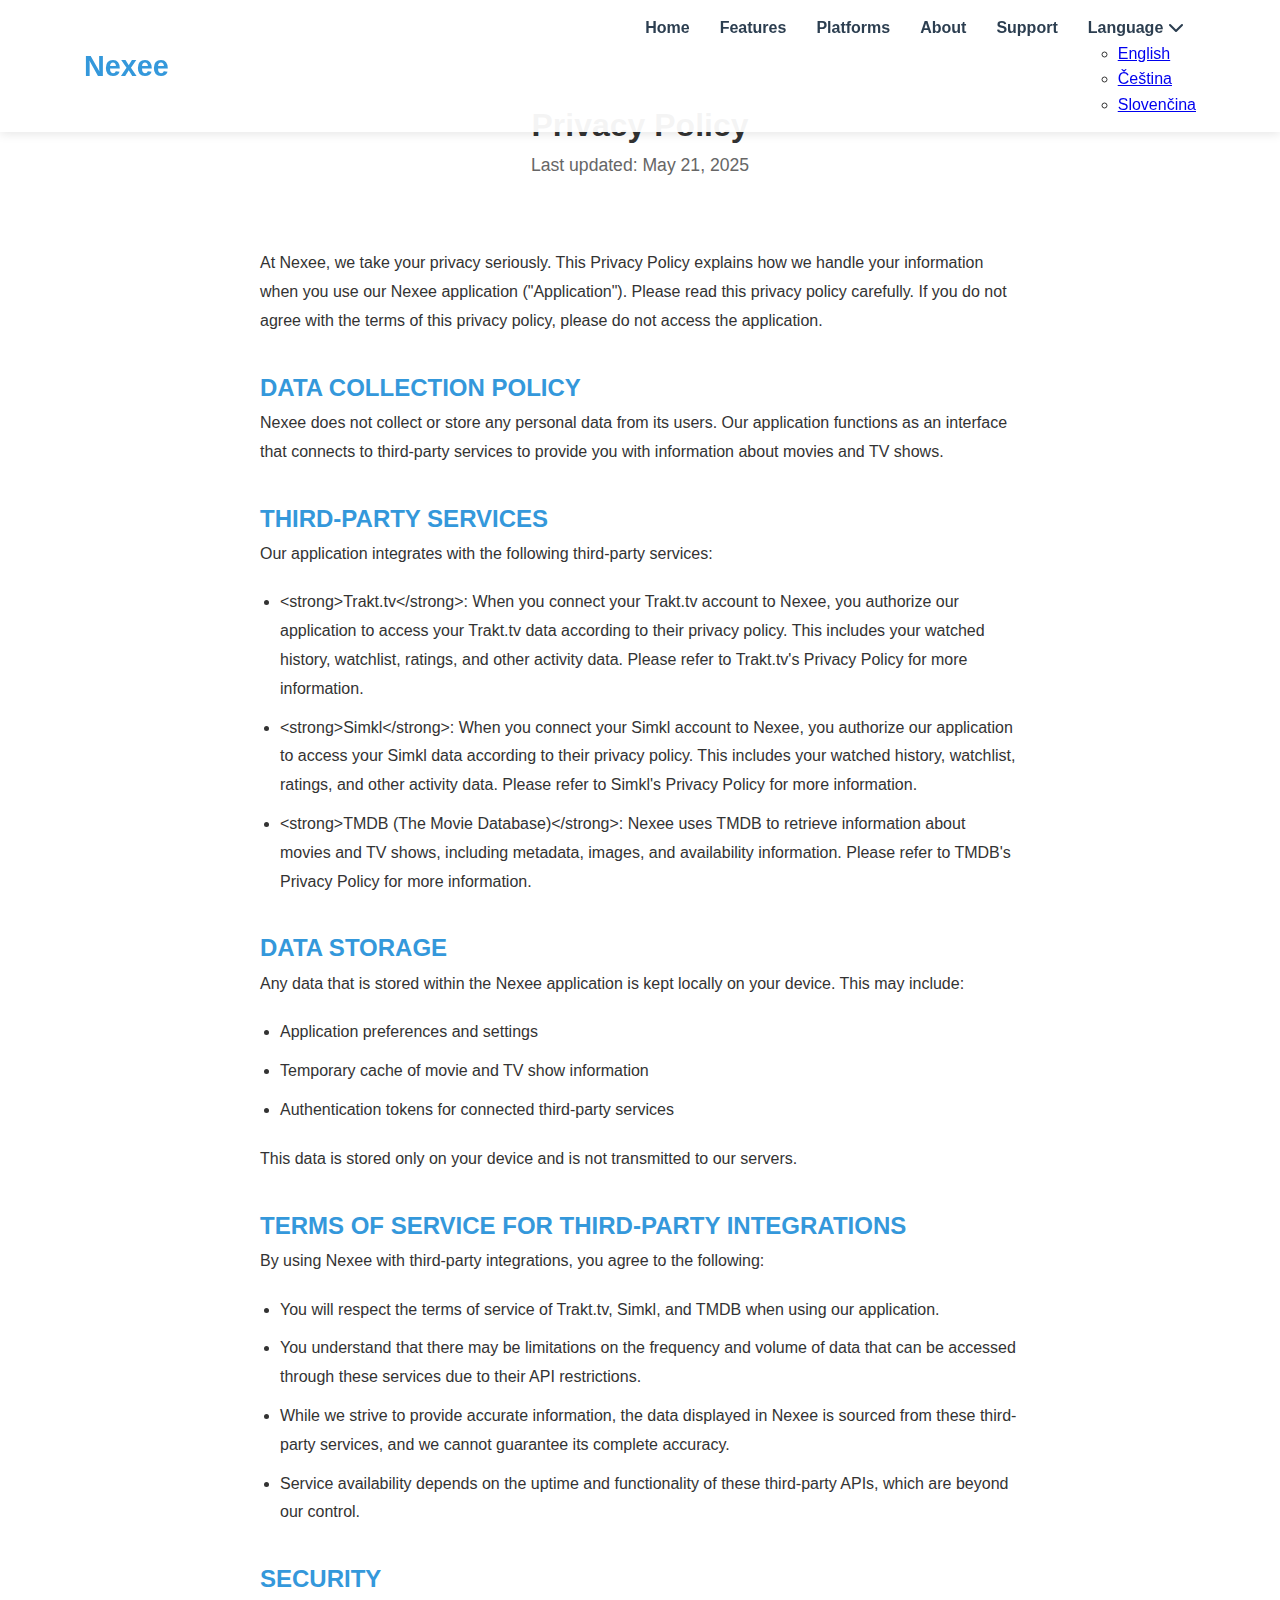
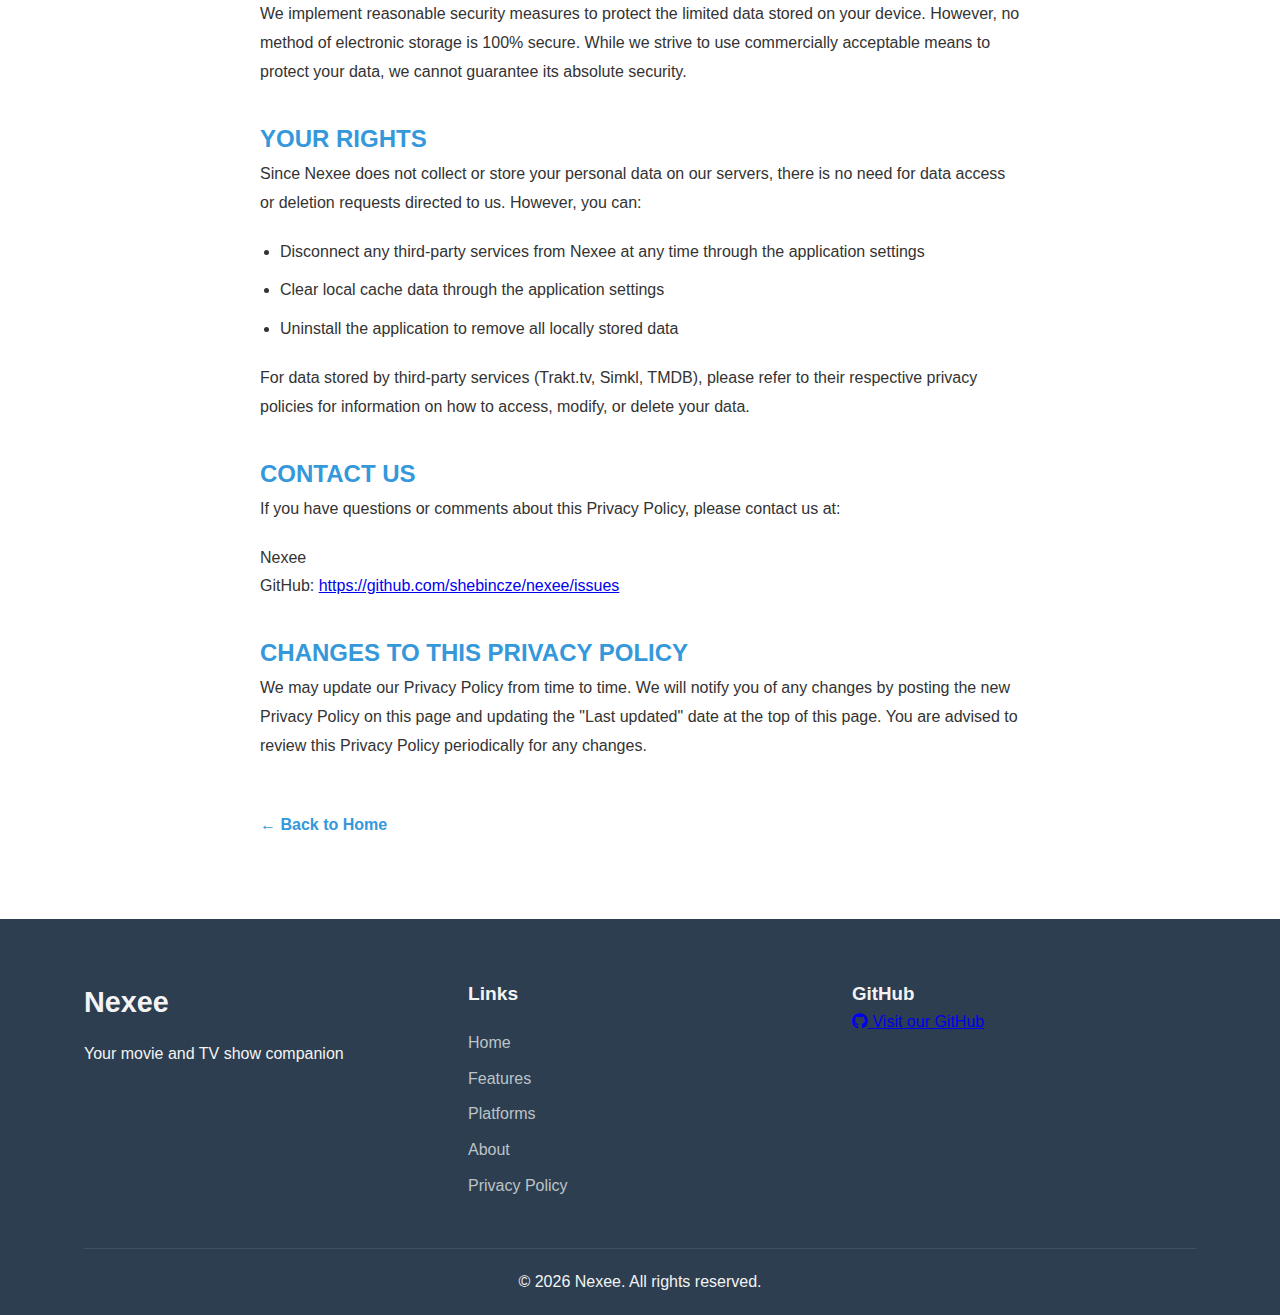
<file: privacy-policy.html>
<!DOCTYPE html>
<html lang="en">
<head>
    <meta charset="UTF-8">
    <meta name="viewport" content="width=device-width, initial-scale=1.0">
    <title>Privacy Policy - Nexee</title>
    <meta name="description" content="Privacy Policy for Nexee, a multi-platform solution for tracking movies and TV shows.">
    <link rel="stylesheet" href="css/styles.css">
    <link rel="stylesheet" href="https://cdnjs.cloudflare.com/ajax/libs/font-awesome/6.4.0/css/all.min.css">
    <style>
        .privacy-content {
            max-width: 800px;
            margin: 0 auto;
            padding: 20px;
            line-height: 1.8;
        }

        .privacy-content h2 {
            margin-top: 30px;
            color: var(--primary-color);
        }

        .privacy-content p {
            margin-bottom: 20px;
        }

        .privacy-content ul {
            margin-bottom: 20px;
            padding-left: 20px;
        }

        .privacy-content li {
            margin-bottom: 10px;
        }

        .privacy-section {
            padding: 100px 0 60px;
            background-color: white;
        }

        .back-link {
            display: inline-block;
            margin-top: 30px;
            color: var(--primary-color);
            text-decoration: none;
            font-weight: 600;
        }

        .back-link:hover {
            text-decoration: underline;
        }
    </style>
</head>
<body>
    <header>
        <nav class="navbar">
            <div class="container">
                <div class="logo">
                    <h1>Nexee</h1>
                </div>
                <div class="menu-toggle" id="mobile-menu">
                    <span class="bar"></span>
                    <span class="bar"></span>
                    <span class="bar"></span>
                </div>
                <ul class="nav-menu">
                    <li><a href="index.html#home" class="nav-link" data-i18n="home">Home</a></li>
                    <li><a href="index.html#features" class="nav-link" data-i18n="features">Features</a></li>
                    <li><a href="index.html#platforms" class="nav-link" data-i18n="platforms">Platforms</a></li>
                    <li><a href="index.html#about" class="nav-link" data-i18n="about">About</a></li>
                    <li><a href="https://github.com/shebincze/nexee/issues" class="nav-link" target="_blank" data-i18n="support">Support</a></li>
                    <li class="language-selector">
                        <a href="#" class="nav-link"><span data-i18n="language">Language</span> <i class="fas fa-chevron-down"></i></a>
                        <ul class="language-dropdown">
                            <li><a href="#" data-lang="en" class="active">English</a></li>
                            <li><a href="#" data-lang="cs">Čeština</a></li>
                            <li><a href="#" data-lang="sk">Slovenčina</a></li>
                        </ul>
                    </li>
                </ul>
            </div>
        </nav>
    </header>

    <section class="privacy-section">
        <div class="container">
            <div class="section-header">
                <h1 data-i18n="privacyTitle">Privacy Policy</h1>
                <p data-i18n="privacyDesc">Last updated: May 21, 2025</p>
            </div>
            <div class="privacy-content">
                <p data-i18n="privacyIntro">
                    At Nexee, we take your privacy seriously. This Privacy Policy explains how we handle your information when you use our Nexee application ("Application"). Please read this privacy policy carefully. If you do not agree with the terms of this privacy policy, please do not access the application.
                </p>

                <h2 data-i18n="dataCollectionTitle">DATA COLLECTION POLICY</h2>
                <p data-i18n="dataCollectionDesc">
                    Nexee does not collect or store any personal data from its users. Our application functions as an interface that connects to third-party services to provide you with information about movies and TV shows.
                </p>

                <h2 data-i18n="thirdPartyTitle">THIRD-PARTY SERVICES</h2>
                <p data-i18n="thirdPartyDesc">
                    Our application integrates with the following third-party services:
                </p>
                <ul>
                    <li data-i18n="traktService">
                        <strong>Trakt.tv</strong>: When you connect your Trakt.tv account to Nexee, you authorize our application to access your Trakt.tv data according to their privacy policy. This includes your watched history, watchlist, ratings, and other activity data. Please refer to <a href="https://trakt.tv/privacy" target="_blank">Trakt.tv's Privacy Policy</a> for more information.
                    </li>
                    <li data-i18n="simklService">
                        <strong>Simkl</strong>: When you connect your Simkl account to Nexee, you authorize our application to access your Simkl data according to their privacy policy. This includes your watched history, watchlist, ratings, and other activity data. Please refer to <a href="https://simkl.com/privacy" target="_blank">Simkl's Privacy Policy</a> for more information.
                    </li>
                    <li data-i18n="tmdbService">
                        <strong>TMDB (The Movie Database)</strong>: Nexee uses TMDB to retrieve information about movies and TV shows, including metadata, images, and availability information. Please refer to <a href="https://www.themoviedb.org/privacy-policy" target="_blank">TMDB's Privacy Policy</a> for more information.
                    </li>
                </ul>

                <h2 data-i18n="dataStorageTitle">DATA STORAGE</h2>
                <p data-i18n="dataStorageDesc">
                    Any data that is stored within the Nexee application is kept locally on your device. This may include:
                </p>
                <ul>
                    <li data-i18n="localPreferences">Application preferences and settings</li>
                    <li data-i18n="localCache">Temporary cache of movie and TV show information</li>
                    <li data-i18n="localAuth">Authentication tokens for connected third-party services</li>
                </ul>
                <p data-i18n="dataStorageNote">
                    This data is stored only on your device and is not transmitted to our servers.
                </p>

                <h2 data-i18n="termsOfServiceTitle">TERMS OF SERVICE FOR THIRD-PARTY INTEGRATIONS</h2>
                <p data-i18n="termsOfServiceDesc">
                    By using Nexee with third-party integrations, you agree to the following:
                </p>
                <ul>
                    <li data-i18n="termsRespect">
                        You will respect the terms of service of Trakt.tv, Simkl, and TMDB when using our application.
                    </li>
                    <li data-i18n="termsApiLimits">
                        You understand that there may be limitations on the frequency and volume of data that can be accessed through these services due to their API restrictions.
                    </li>
                    <li data-i18n="termsAccuracy">
                        While we strive to provide accurate information, the data displayed in Nexee is sourced from these third-party services, and we cannot guarantee its complete accuracy.
                    </li>
                    <li data-i18n="termsAvailability">
                        Service availability depends on the uptime and functionality of these third-party APIs, which are beyond our control.
                    </li>
                </ul>

                <h2 data-i18n="securityTitle">SECURITY</h2>
                <p data-i18n="securityDesc">
                    We implement reasonable security measures to protect the limited data stored on your device. However, no method of electronic storage is 100% secure. While we strive to use commercially acceptable means to protect your data, we cannot guarantee its absolute security.
                </p>

                <h2 data-i18n="yourRightsTitle">YOUR RIGHTS</h2>
                <p data-i18n="yourRightsDesc">
                    Since Nexee does not collect or store your personal data on our servers, there is no need for data access or deletion requests directed to us. However, you can:
                </p>
                <ul>
                    <li data-i18n="rightsDisconnect">Disconnect any third-party services from Nexee at any time through the application settings</li>
                    <li data-i18n="rightsClearCache">Clear local cache data through the application settings</li>
                    <li data-i18n="rightsUninstall">Uninstall the application to remove all locally stored data</li>
                </ul>
                <p data-i18n="yourRightsNote">
                    For data stored by third-party services (Trakt.tv, Simkl, TMDB), please refer to their respective privacy policies for information on how to access, modify, or delete your data.
                </p>

                <h2 data-i18n="contactTitle">CONTACT US</h2>
                <p data-i18n="contactDesc">
                    If you have questions or comments about this Privacy Policy, please contact us at:
                </p>
                <p>
                    Nexee<br>
                    GitHub: <a href="https://github.com/shebincze/nexee/issues" target="_blank">https://github.com/shebincze/nexee/issues</a>
                </p>

                <h2 data-i18n="changesTitle">CHANGES TO THIS PRIVACY POLICY</h2>
                <p data-i18n="changesDesc">
                    We may update our Privacy Policy from time to time. We will notify you of any changes by posting the new Privacy Policy on this page and updating the "Last updated" date at the top of this page. You are advised to review this Privacy Policy periodically for any changes.
                </p>

                <a href="index.html" class="back-link" data-i18n="backToHome">← Back to Home</a>
            </div>
        </div>
    </section>

    <footer class="footer">
        <div class="container">
            <div class="footer-content">
                <div class="footer-logo">
                    <h2>Nexee</h2>
                    <p data-i18n="footerDesc">Your movie and TV show companion</p>
                </div>
                <div class="footer-links">
                    <h3 data-i18n="links">Links</h3>
                    <ul>
                        <li><a href="index.html#home" data-i18n="home">Home</a></li>
                        <li><a href="index.html#features" data-i18n="features">Features</a></li>
                        <li><a href="index.html#platforms" data-i18n="platforms">Platforms</a></li>
                        <li><a href="index.html#about" data-i18n="about">About</a></li>
                        <li><a href="privacy-policy.html" data-i18n="privacy">Privacy Policy</a></li>
                    </ul>
                </div>
                <div class="footer-github">
                    <h3 data-i18n="github">GitHub</h3>
                    <p>
                        <a href="https://github.com/shebincze/nexee" target="_blank">
                            <i class="fab fa-github"></i> <span data-i18n="visitGithub">Visit our GitHub</span>
                        </a>
                    </p>
                </div>
            </div>
            <div class="footer-bottom">
                <p>&copy; <span id="current-year">2025</span> Nexee. <span data-i18n="copyright">All rights reserved.</span></p>
            </div>
        </div>
    </footer>

    <script src="js/main.js"></script>
</body>
</html>
</file>
<file: css/styles.css>
/* Base Styles */
:root {
    --primary-color: #3498db;
    --secondary-color: #2c3e50;
    --accent-color: #e74c3c;
    --light-color: #ecf0f1;
    --dark-color: #2c3e50;
    --text-color: #333;
    --text-light: #f4f4f4;
    --font-main: 'Segoe UI', Tahoma, Geneva, Verdana, sans-serif;
    --transition: all 0.3s ease;
}

* {
    margin: 0;
    padding: 0;
    box-sizing: border-box;
}

html {
    scroll-behavior: smooth;
}

body {
    font-family: var(--font-main);
    line-height: 1.6;
    color: var(--text-color);
    background-color: var(--light-color);
}

.container {
    width: 90%;
    max-width: 1200px;
    margin: 0 auto;
    padding: 0 20px;
}

section {
    padding: 80px 0;
}

.section-header {
    text-align: center;
    margin-bottom: 50px;
}

.section-header h2 {
    font-size: 2.5rem;
    margin-bottom: 15px;
    color: var(--secondary-color);
}

.section-header p {
    font-size: 1.1rem;
    color: #666;
    max-width: 700px;
    margin: 0 auto;
}

/* Buttons */
.btn {
    display: inline-block;
    padding: 12px 30px;
    border-radius: 30px;
    text-decoration: none;
    font-weight: 600;
    transition: var(--transition);
    cursor: pointer;
    text-align: center;
}

.btn-primary {
    background-color: var(--primary-color);
    color: white;
}

.btn-primary:hover {
    background-color: #2980b9;
    transform: translateY(-3px);
}

.btn-secondary {
    background-color: transparent;
    color: var(--primary-color);
    border: 2px solid var(--primary-color);
}

.btn-secondary:hover {
    background-color: var(--primary-color);
    color: white;
    transform: translateY(-3px);
}

/* Navigation */
.navbar {
    position: fixed;
    top: 0;
    left: 0;
    width: 100%;
    background-color: rgba(255, 255, 255, 0.95);
    box-shadow: 0 2px 10px rgba(0, 0, 0, 0.1);
    z-index: 1000;
    padding: 15px 0;
}

.navbar .container {
    display: flex;
    justify-content: space-between;
    align-items: center;
}

.logo h1 {
    font-size: 1.8rem;
    color: var(--primary-color);
    font-weight: 700;
}

.nav-menu {
    display: flex;
    list-style: none;
}

.nav-menu li {
    margin-left: 30px;
}

.nav-link {
    text-decoration: none;
    color: var(--dark-color);
    font-weight: 600;
    transition: var(--transition);
}

.nav-link:hover {
    color: var(--primary-color);
}

.menu-toggle {
    display: none;
    cursor: pointer;
}

.bar {
    display: block;
    width: 25px;
    height: 3px;
    margin: 5px auto;
    background-color: var(--dark-color);
    transition: var(--transition);
}

/* Hero Section */
.hero {
    padding-top: 150px;
    padding-bottom: 100px;
    background: linear-gradient(135deg, #f5f7fa 0%, #c3cfe2 100%);
}

.hero .container {
    display: flex;
    align-items: center;
    justify-content: space-between;
}

.hero-content {
    flex: 1;
    padding-right: 40px;
}

.hero-content h1 {
    font-size: 3rem;
    margin-bottom: 20px;
    color: var(--secondary-color);
}

.hero-content p {
    font-size: 1.2rem;
    margin-bottom: 30px;
    color: #555;
}

.hero-buttons {
    display: flex;
    gap: 15px;
}

.hero-image {
    flex: 1;
    text-align: center;
}

.placeholder-img {
    max-width: 100%;
    height: auto;
    border-radius: 10px;
    box-shadow: 0 10px 30px rgba(0, 0, 0, 0.1);
}

/* Features Section */
.features {
    background-color: white;
}

.features-grid {
    display: grid;
    grid-template-columns: repeat(auto-fit, minmax(300px, 1fr));
    gap: 30px;
}

.feature-card {
    background-color: #f9f9f9;
    padding: 30px;
    border-radius: 10px;
    box-shadow: 0 5px 15px rgba(0, 0, 0, 0.05);
    transition: var(--transition);
    text-align: center;
}

.feature-card:hover {
    transform: translateY(-10px);
    box-shadow: 0 15px 30px rgba(0, 0, 0, 0.1);
}

.feature-icon {
    font-size: 2.5rem;
    color: var(--primary-color);
    margin-bottom: 20px;
}

.feature-card h3 {
    font-size: 1.5rem;
    margin-bottom: 15px;
    color: var(--secondary-color);
}

/* Platforms Section */
.platforms {
    background-color: #f5f7fa;
}

.platforms-grid {
    display: grid;
    grid-template-columns: repeat(auto-fit, minmax(300px, 1fr));
    gap: 30px;
}

.platform-card {
    background-color: white;
    padding: 40px 30px;
    border-radius: 10px;
    box-shadow: 0 5px 15px rgba(0, 0, 0, 0.05);
    transition: var(--transition);
    text-align: center;
}

.platform-card:hover {
    transform: translateY(-10px);
    box-shadow: 0 15px 30px rgba(0, 0, 0, 0.1);
}

.platform-icon {
    font-size: 3rem;
    color: var(--primary-color);
    margin-bottom: 20px;
}

.platform-card h3 {
    font-size: 1.5rem;
    margin-bottom: 15px;
    color: var(--secondary-color);
}

/* Download Section */
.download {
    background: linear-gradient(135deg, var(--secondary-color) 0%, var(--primary-color) 100%);
    color: white;
}

.download .section-header h2,
.download .section-header p {
    color: white;
}

.download-buttons {
    display: flex;
    justify-content: center;
    gap: 20px;
    flex-wrap: wrap;
}

.download-btn {
    display: flex;
    align-items: center;
    background-color: white;
    color: var(--secondary-color);
    padding: 15px 30px;
    border-radius: 10px;
    text-decoration: none;
    font-weight: 600;
    transition: var(--transition);
}

.download-btn:hover {
    transform: translateY(-5px);
    box-shadow: 0 10px 20px rgba(0, 0, 0, 0.2);
}

.download-btn i {
    font-size: 2rem;
    margin-right: 10px;
}

/* Footer */
.footer {
    background-color: var(--secondary-color);
    color: var(--text-light);
    padding: 60px 0 20px;
}

.footer-content {
    display: grid;
    grid-template-columns: repeat(auto-fit, minmax(200px, 1fr));
    gap: 40px;
    margin-bottom: 40px;
}

.footer-logo h2 {
    font-size: 1.8rem;
    margin-bottom: 15px;
}

.footer-links h3,
.footer-social h3 {
    font-size: 1.2rem;
    margin-bottom: 20px;
}

.footer-links ul {
    list-style: none;
}

.footer-links li {
    margin-bottom: 10px;
}

.footer-links a {
    color: #bdc3c7;
    text-decoration: none;
    transition: var(--transition);
}

.footer-links a:hover {
    color: var(--primary-color);
}

.social-icons {
    display: flex;
    gap: 15px;
}

.social-icons a {
    display: inline-block;
    width: 40px;
    height: 40px;
    background-color: rgba(255, 255, 255, 0.1);
    border-radius: 50%;
    display: flex;
    align-items: center;
    justify-content: center;
    color: white;
    font-size: 1.2rem;
    transition: var(--transition);
}

.social-icons a:hover {
    background-color: var(--primary-color);
    transform: translateY(-3px);
}

.footer-bottom {
    text-align: center;
    padding-top: 20px;
    border-top: 1px solid rgba(255, 255, 255, 0.1);
}

/* Responsive Design */
@media (max-width: 992px) {
    .hero .container {
        flex-direction: column;
    }
    
    .hero-content {
        padding-right: 0;
        margin-bottom: 40px;
        text-align: center;
    }
    
    .hero-buttons {
        justify-content: center;
    }
}

@media (max-width: 768px) {
    .menu-toggle {
        display: block;
    }
    
    .nav-menu {
        position: fixed;
        left: -100%;
        top: 70px;
        flex-direction: column;
        background-color: white;
        width: 100%;
        text-align: center;
        transition: var(--transition);
        box-shadow: 0 10px 20px rgba(0, 0, 0, 0.1);
        padding: 20px 0;
    }
    
    .nav-menu.active {
        left: 0;
    }
    
    .nav-menu li {
        margin: 15px 0;
    }
    
    .section-header h2 {
        font-size: 2rem;
    }
    
    .hero-content h1 {
        font-size: 2.5rem;
    }
}
</file>
